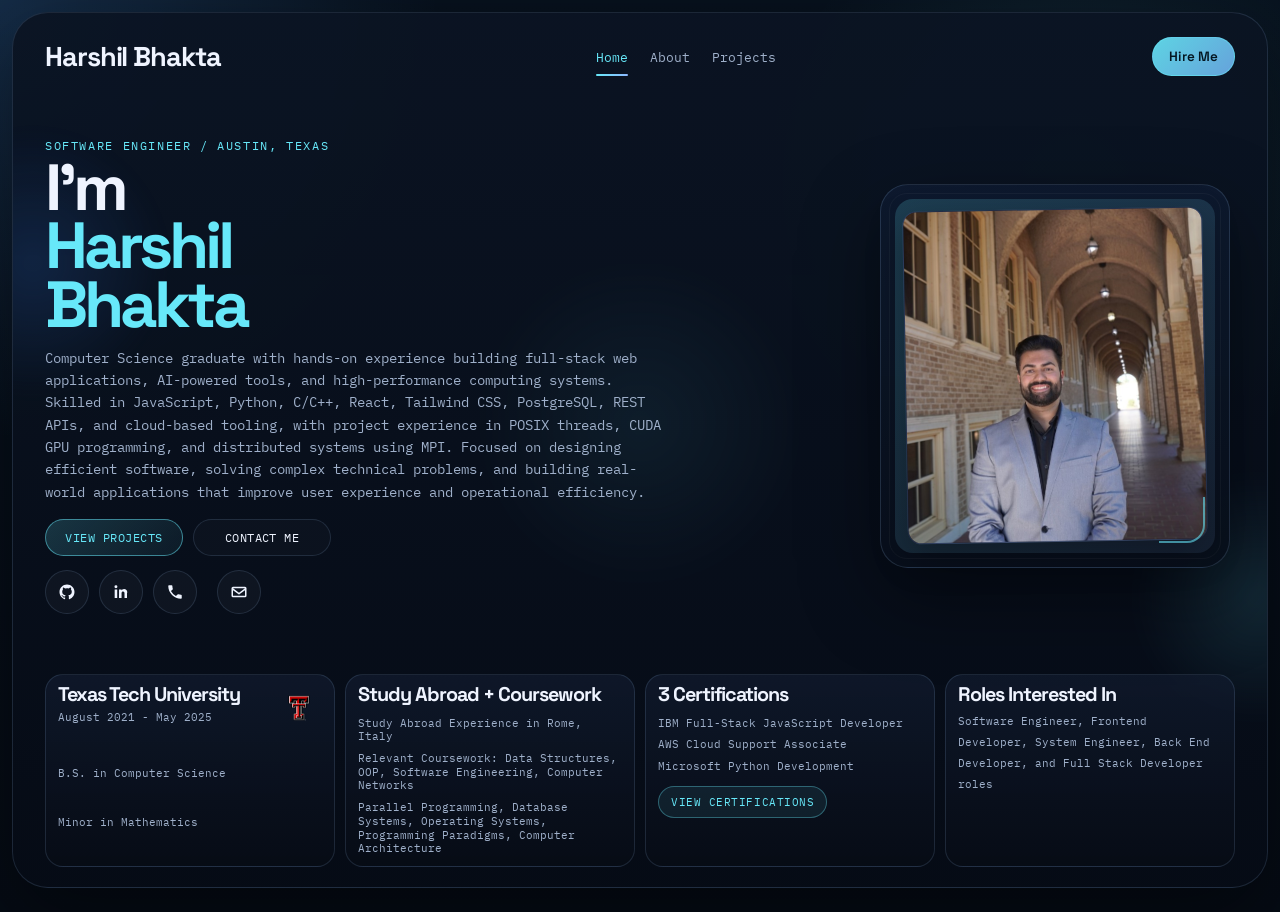
<file: index.html>
<!DOCTYPE html>
<html lang="en">
<head>
    <meta charset="UTF-8">
    <meta name="viewport" content="width=device-width, initial-scale=1">
    <title>Harshil Bhakta | Portfolio</title>
    <meta
        name="description"
        content="Portfolio homepage for Harshil Bhakta, a software engineer focused on backend systems, full-stack apps, and polished digital experiences."
    >
    <link rel="preconnect" href="https://fonts.googleapis.com">
    <link rel="preconnect" href="https://fonts.gstatic.com" crossorigin>
    <link
        href="https://fonts.googleapis.com/css2?family=IBM+Plex+Mono:wght@400;500;600&family=Space+Grotesk:wght@400;500;700&display=swap"
        rel="stylesheet"
    >
    <link rel="stylesheet" href="css/styles.css">
</head>
<body class="home-page">
    <div class="page-shell">
        <div class="ambient ambient-left"></div>
        <div class="ambient ambient-right"></div>
        <div class="ambient ambient-center"></div>

        <header class="site-header">
            <a class="brand" href="index.html">Harshil Bhakta</a>

            <nav class="site-nav" aria-label="Primary">
                <a class="active" href="index.html">Home</a>
                <a href="about.html">About</a>
                <a href="projects.html">Projects</a>
            </nav>

            <a class="nav-cta" href="contact.html">Hire Me</a>
        </header>

        <main class="hero-layout">
            <section class="hero-copy">
                <p class="eyebrow">Software Engineer / Austin, Texas</p>
                <h1>
                    I'm
                    <span>Harshil Bhakta</span>
                </h1>
                <p class="intro">
                    Computer Science graduate with hands-on experience building full-stack web applications,
                    AI-powered tools, and high-performance computing systems. Skilled in JavaScript, Python,
                    C/C++, React, Tailwind CSS, PostgreSQL, REST APIs, and cloud-based tooling, with project
                    experience in POSIX threads, CUDA GPU programming, and distributed systems using MPI.
                    Focused on designing efficient software, solving complex technical problems, and building
                    real-world applications that improve user experience and operational efficiency.
                </p>

                <div class="hero-actions">
                    <a class="button button-primary" href="projects.html">View Projects</a>
                    <a class="button button-secondary" href="contact.html">Contact Me</a>
                </div>

                <div class="social-row" aria-label="Social links">
                    <a
                        class="social-icon-link"
                        href="https://github.com/Hbhakta02"
                        target="_blank"
                        rel="noreferrer"
                        aria-label="GitHub"
                    >
                        <svg viewBox="0 0 24 24" aria-hidden="true">
                            <path d="M12 2C6.477 2 2 6.484 2 12.017c0 4.425 2.865 8.18 6.839 9.504.5.092.682-.217.682-.483 0-.237-.008-.866-.013-1.699-2.782.605-3.369-1.344-3.369-1.344-.455-1.157-1.11-1.466-1.11-1.466-.908-.62.069-.608.069-.608 1.004.071 1.532 1.032 1.532 1.032.892 1.53 2.341 1.088 2.91.832.092-.647.35-1.088.636-1.338-2.221-.253-4.556-1.113-4.556-4.951 0-1.093.39-1.988 1.029-2.688-.103-.253-.446-1.272.098-2.65 0 0 .84-.27 2.75 1.026A9.564 9.564 0 0 1 12 6.844c.85.004 1.705.115 2.504.337 1.909-1.296 2.747-1.026 2.747-1.026.546 1.378.203 2.397.1 2.65.64.7 1.028 1.595 1.028 2.688 0 3.848-2.338 4.695-4.566 4.943.359.31.678.92.678 1.855 0 1.339-.012 2.419-.012 2.747 0 .269.18.58.688.481A10.02 10.02 0 0 0 22 12.017C22 6.484 17.523 2 12 2Z"/>
                        </svg>
                    </a>
                    <a
                        class="social-icon-link"
                        href="https://www.linkedin.com/in/harshil-bhakta-37b4181b7/"
                        target="_blank"
                        rel="noreferrer"
                        aria-label="LinkedIn"
                    >
                        <svg viewBox="0 0 24 24" aria-hidden="true">
                            <path d="M6.94 8.5H3.56V20h3.38V8.5ZM5.25 3A1.97 1.97 0 0 0 3.28 4.97c0 1.09.88 1.97 1.94 1.97h.03A1.97 1.97 0 1 0 5.25 3ZM20.44 13.08c0-3.47-1.85-5.08-4.32-5.08-1.99 0-2.88 1.1-3.38 1.87V8.5H9.37c.04.91 0 11.5 0 11.5h3.37v-6.42c0-.34.03-.68.12-.92.27-.68.88-1.39 1.91-1.39 1.35 0 1.89 1.03 1.89 2.54V20H20v-6.92l.44-.01Z"/>
                        </svg>
                    </a>
                    <button class="social-reveal" type="button" data-contact-toggle aria-expanded="false">
                        <span class="social-icon-link" aria-hidden="true">
                            <svg viewBox="0 0 24 24">
                                <path d="M6.62 10.79a15.054 15.054 0 0 0 6.59 6.59l2.2-2.2a1 1 0 0 1 1.01-.24 11.36 11.36 0 0 0 3.56.57 1 1 0 0 1 1 1V20a1 1 0 0 1-1 1C10.85 21 3 13.15 3 4a1 1 0 0 1 1-1h3.49a1 1 0 0 1 1 1 11.36 11.36 0 0 0 .57 3.56 1 1 0 0 1-.24 1.01l-2.2 2.22Z"/>
                            </svg>
                        </span>
                        <span class="social-reveal-text">575-214-1100</span>
                    </button>
                    <button class="social-reveal" type="button" data-contact-toggle aria-expanded="false">
                        <span class="social-icon-link" aria-hidden="true">
                            <svg viewBox="0 0 24 24">
                                <path d="M4 5h16a2 2 0 0 1 2 2v10a2 2 0 0 1-2 2H4a2 2 0 0 1-2-2V7a2 2 0 0 1 2-2Zm0 2v.01L12 13l8-5.99V7H4Zm16 10V9.5l-7.4 5.55a1 1 0 0 1-1.2 0L4 9.5V17h16Z"/>
                            </svg>
                        </span>
                        <span class="social-reveal-text">harbhakt02@gmail.com</span>
                    </button>
                </div>
            </section>

            <section class="hero-visual" aria-label="Profile highlight">
                <div class="hero-panel">
                    <div class="portrait-frame">
                        <div class="portrait-card">
                            <img src="images/profile.jpg" alt="Portrait of Harshil Bhakta">
                        </div>
                    </div>
                </div>
            </section>
        </main>

        <section class="stats-strip" aria-label="Highlights">
            <article class="education-highlight-card">
                <div class="education-highlight-head">
                    <div>
                        <strong>Texas Tech University</strong>
                        <span class="education-highlight-date">August 2021 - May 2025</span>
                    </div>
                    <img src="images/texastech.png" alt="Texas Tech University logo" class="education-highlight-logo">
                </div>
                <span>B.S. in Computer Science</span>
                <span>Minor in Mathematics</span>
            </article>
            <article class="cert-highlight-card">
                <strong>Study Abroad + Coursework</strong>
                <span>Study Abroad Experience in Rome, Italy</span>
                <span>Relevant Coursework: Data Structures, OOP, Software Engineering, Computer Networks</span>
                <span>Parallel Programming, Database Systems, Operating Systems, Programming Paradigms, Computer Architecture</span>
            </article>
            <article class="cert-highlight-card">
                <strong>3 Certifications</strong>
                <span>IBM Full-Stack JavaScript Developer</span>
                <span>AWS Cloud Support Associate</span>
                <span>Microsoft Python Development</span>
                <a class="stats-link-button" href="about.html#certifications">View Certifications</a>
            </article>
            <article>
                <strong>Roles Interested In</strong>
                <span>Software Engineer, Frontend Developer, System Engineer, Back End Developer, and Full Stack Developer roles</span>
            </article>
        </section>
    </div>
    <script>
        document.querySelectorAll("[data-contact-toggle]").forEach((button) => {
            button.addEventListener("click", () => {
                const expanded = button.getAttribute("aria-expanded") === "true";
                button.setAttribute("aria-expanded", expanded ? "false" : "true");
                button.classList.toggle("active", !expanded);
            });
        });
    </script>
</body>
</html>
</file>
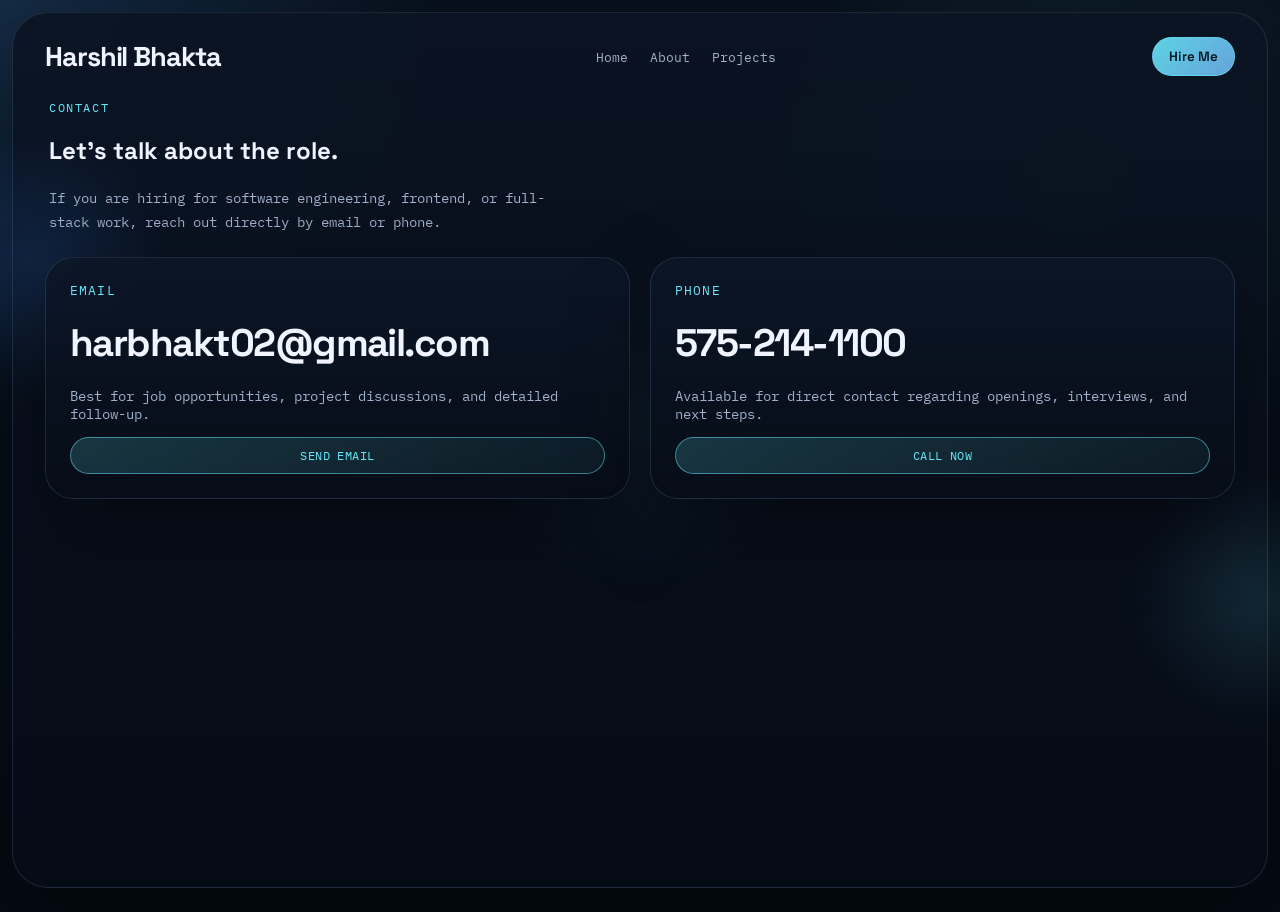
<file: contact.html>
<!DOCTYPE html>
<html lang="en">
<head>
    <meta charset="UTF-8">
    <meta name="viewport" content="width=device-width, initial-scale=1">
    <title>Contact | Harshil Bhakta</title>
    <meta
        name="description"
        content="Contact Harshil Bhakta for software engineering opportunities by email or phone."
    >
    <link rel="preconnect" href="https://fonts.googleapis.com">
    <link rel="preconnect" href="https://fonts.gstatic.com" crossorigin>
    <link
        href="https://fonts.googleapis.com/css2?family=IBM+Plex+Mono:wght@400;500;600&family=Space+Grotesk:wght@400;500;700&display=swap"
        rel="stylesheet"
    >
    <link rel="stylesheet" href="css/styles.css">
</head>
<body class="contact-page">
    <div class="page-shell contact-shell">
        <div class="ambient ambient-left"></div>
        <div class="ambient ambient-right"></div>
        <div class="ambient ambient-center"></div>

        <header class="site-header">
            <a class="brand" href="index.html">Harshil Bhakta</a>

            <nav class="site-nav" aria-label="Primary">
                <a href="index.html">Home</a>
                <a href="about.html">About</a>
                <a href="projects.html">Projects</a>
            </nav>

            <a class="nav-cta" href="contact.html">Hire Me</a>
        </header>

        <main class="contact-layout">
            <section class="section-heading contact-heading">
                <p class="eyebrow">Contact</p>
                <h1>Let&apos;s talk about the role.</h1>
                <p>
                    If you are hiring for software engineering, frontend, or full-stack work,
                    reach out directly by email or phone.
                </p>
            </section>

            <section class="contact-grid" aria-label="Contact options">
                <article class="contact-card">
                    <p class="experience-date">Email</p>
                    <h2>harbhakt02@gmail.com</h2>
                    <p class="experience-company">Best for job opportunities, project discussions, and detailed follow-up.</p>
                    <a class="button button-primary" href="mailto:harbhakt02@gmail.com">Send Email</a>
                </article>

                <article class="contact-card">
                    <p class="experience-date">Phone</p>
                    <h2>575-214-1100</h2>
                    <p class="experience-company">Available for direct contact regarding openings, interviews, and next steps.</p>
                    <a class="button button-primary" href="tel:5752141100">Call Now</a>
                </article>
            </section>
        </main>
    </div>
</body>
</html>
</file>
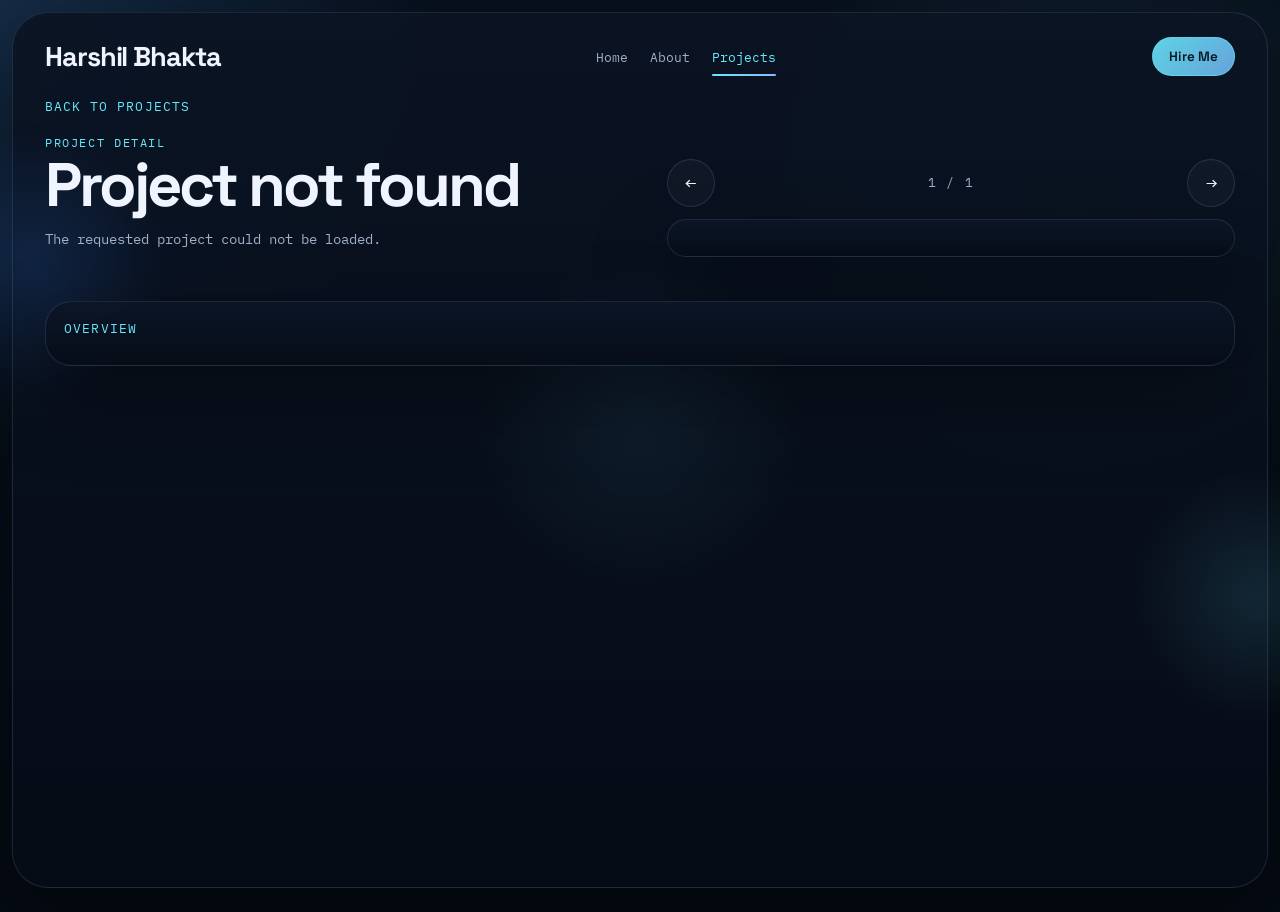
<file: project.html>
<!DOCTYPE html>
<html lang="en">
<head>
    <meta charset="UTF-8">
    <meta name="viewport" content="width=device-width, initial-scale=1">
    <title>Project | Harshil Bhakta</title>
    <meta
        name="description"
        content="Detailed project view for Harshil Bhakta portfolio projects."
    >
    <link rel="preconnect" href="https://fonts.googleapis.com">
    <link rel="preconnect" href="https://fonts.gstatic.com" crossorigin>
    <link
        href="https://fonts.googleapis.com/css2?family=IBM+Plex+Mono:wght@400;500;600&family=Space+Grotesk:wght@400;500;700&display=swap"
        rel="stylesheet"
    >
    <link rel="stylesheet" href="css/styles.css">
</head>
<body class="project-detail-page">
    <div class="page-shell project-detail-shell">
        <div class="ambient ambient-left"></div>
        <div class="ambient ambient-right"></div>
        <div class="ambient ambient-center"></div>

        <header class="site-header">
            <a class="brand" href="index.html">Harshil Bhakta</a>

            <nav class="site-nav" aria-label="Primary">
                <a href="index.html">Home</a>
                <a href="about.html">About</a>
                <a class="active" href="projects.html">Projects</a>
            </nav>

            <a class="nav-cta" href="contact.html">Hire Me</a>
        </header>

        <main class="project-detail-layout">
            <a href="projects.html" class="back-link">Back to Projects</a>

            <section class="project-detail-hero">
                <div class="project-detail-copy">
                    <p class="eyebrow">Project Detail</p>
                    <h1 id="project-title">Loading project...</h1>
                    <p id="project-summary" class="project-summary-text"></p>
                    <div id="project-stack" class="project-tag-row"></div>
                    <div class="hero-actions">
                        <a id="github-link" class="button button-primary" href="#" target="_blank" rel="noreferrer">View GitHub</a>
                    </div>
                </div>

                <div class="project-detail-gallery-shell">
                    <div class="project-detail-gallery-head">
                        <button class="project-arrow" type="button" aria-label="Previous image" data-gallery-nav="prev">&#8592;</button>
                        <p class="project-counter" aria-live="polite">
                            <span data-gallery-current>1</span>
                            <span>/</span>
                            <span data-gallery-total>1</span>
                        </p>
                        <button class="project-arrow" type="button" aria-label="Next image" data-gallery-nav="next">&#8594;</button>
                    </div>
                    <div class="project-detail-visual">
                        <img id="project-image" class="project-detail-image" alt="">
                    </div>
                </div>
            </section>

            <section class="project-detail-content">
                <article class="project-content-card">
                    <p class="experience-date">Overview</p>
                    <div id="project-description" class="project-detail-description"></div>
                </article>
            </section>
        </main>
    </div>

    <script>
        const projects = {
            pms: {
                title: "Performance Management System",
                summary: "Full-stack application for employee performance tracking, dashboards, and reporting workflows.",
                image: "images/projects/pms1.png",
                gallery: [
                    "images/projects/pms2.png",
                    "images/projects/pms3.png",
                    "images/projects/pms4.png",
                    "images/projects/pms5.png",
                    "images/projects/pms6.png",
                    "images/projects/pms7.png"
                ],
                stack: ["HTML", "CSS", "JavaScript", "SQL"],
                description: `
                    <p>
                        A full-stack web application built to manage employee performance tracking,
                        review workflows, and reporting dashboards in one central system.
                    </p>
                    <ul>
                        <li>Tracks employee performance data in a structured way.</li>
                        <li>Provides managers with dashboards and reporting views.</li>
                        <li>Supports admin workflows for visibility into organizational productivity.</li>
                    </ul>
                    <p>
                        This project focused on combining a usable interface with practical business logic
                        and database-backed reporting.
                    </p>
                `,
                github: "https://github.com/Hbhakta02/hotelhub.git"
            },
            movie: {
                title: "Movie Booking Platform",
                summary: "Responsive movie discovery and booking experience built around dynamic browsing and UI polish.",
                image: "images/projects/movie1.png",
                gallery: [
                    "images/projects/movie2.png",
                    "images/projects/movie3.png",
                    "images/projects/movie4.png",
                    "images/projects/movie5.png",
                    "images/projects/movie6.png",
                    "images/projects/movie7.png",
                    "images/projects/movie8.png",

                ],
                stack: ["React", "Tailwind CSS", "TMDB API"],
                description: `
                    <p>
                        A React-based movie platform that allows users to browse films, search titles,
                        explore details, and move through a booking-oriented interface.
                    </p>
                    <ul>
                        <li>Includes search and filtering for easier movie discovery.</li>
                        <li>Uses a responsive UI built around modern front-end patterns.</li>
                        <li>Highlights featured content with strong visual presentation.</li>
                    </ul>
                    <p>
                        The project emphasized front-end structure, reusable components, and a smooth user flow.
                    </p>
                `,
                github: "https://github.com/Hbhakta02/MovieBookingPlatform.git"
            },
            disaster: {
                title: "Disaster Relief Coordination System",
                summary: "Database-driven system for managing volunteers, resources, and emergency supply distribution.",
                image: "images/projects/Heart1.png",
                gallery: [
                    "images/projects/Heart2.png",
                    "images/projects/Heart3.png",
                    "images/projects/Heart4.png",
                    "images/projects/Heart5.png",
                    "images/projects/Heart6.png",
                    "images/projects/Heart7.png"
                ],
                stack: ["SQL", "Database Design", "Backend Logic"],
                description: `
                    <p>
                        A coordination system designed to support emergency response efforts through structured
                        data, resource tracking, and volunteer management.
                    </p>
                    <ul>
                        <li>Organizes volunteer records and allocation workflows.</li>
                        <li>Tracks supplies and distribution logistics.</li>
                        <li>Supports relief planning through database-centered design.</li>
                    </ul>
                    <p>
                        This build focused on solving an operational problem through clear schema design
                        and practical backend thinking.
                    </p>
                `,
                github: "https://github.com/Hbhakta02/fullstack-capstone-project"
            },
            llm: {
                title: "LLM AI Assistant",
                summary: "Python-based assistant using local LLMs for text workflows, automation, and command handling.",
                image: "images/projects/LLM1.png",
                gallery: [
                    "images/projects/LLM2.png",
                    "images/projects/LLM3.png",
                    "images/projects/LLM4.png",
                    "images/projects/LLM5.png"
                ],
                stack: ["Python", "Local LLMs", "NLP"],
                description: `
                    <p>
                        A locally powered AI assistant built to handle automated responses, text analysis,
                        and task-oriented command processing.
                    </p>
                    <ul>
                        <li>Integrates local large language models into a usable workflow.</li>
                        <li>Supports summarization and text-processing style tasks.</li>
                        <li>Explores practical AI tooling beyond simple chat interactions.</li>
                    </ul>
                    <p>
                        The project centered on applying LLM capabilities in a more hands-on engineering context.
                    </p>
                `,
                github: "https://github.com/Hbhakta02/STE-Text-Conversion"
            }
        };

        const params = new URLSearchParams(window.location.search);
        const projectName = params.get("name");
        const project = projects[projectName];

        const title = document.getElementById("project-title");
        const summary = document.getElementById("project-summary");
        const image = document.getElementById("project-image");
        const stack = document.getElementById("project-stack");
        const description = document.getElementById("project-description");
        const githubLink = document.getElementById("github-link");
        const currentGalleryItem = document.querySelector("[data-gallery-current]");
        const totalGalleryItems = document.querySelector("[data-gallery-total]");
        let activeGalleryIndex = 0;
        let galleryImages = [];

        const showGalleryImage = (index) => {
            if (!galleryImages.length) {
                return;
            }

            activeGalleryIndex = (index + galleryImages.length) % galleryImages.length;
            image.src = galleryImages[activeGalleryIndex];
            image.alt = `${project.title} screenshot ${activeGalleryIndex + 1}`;

            if (currentGalleryItem) {
                currentGalleryItem.textContent = String(activeGalleryIndex + 1);
            }
        };

        if (!project) {
            title.textContent = "Project not found";
            summary.textContent = "The requested project could not be loaded.";
            image.remove();
            githubLink.style.display = "none";
        } else {
            document.title = `${project.title} | Harshil Bhakta`;
            title.textContent = project.title;
            summary.textContent = project.summary;
            description.innerHTML = project.description;
            githubLink.href = project.github;
            galleryImages = [project.image, ...project.gallery];

            stack.innerHTML = "";
            project.stack.forEach((item) => {
                const tag = document.createElement("span");
                tag.textContent = item;
                stack.appendChild(tag);
            });

            if (totalGalleryItems) {
                totalGalleryItems.textContent = String(galleryImages.length);
            }

            showGalleryImage(0);
        }

        document.querySelectorAll("[data-gallery-nav]").forEach((button) => {
            button.addEventListener("click", () => {
                const direction = button.dataset.galleryNav === "next" ? 1 : -1;
                showGalleryImage(activeGalleryIndex + direction);
            });
        });
    </script>
</body>
</html>
</file>
<file: css/styles.css>
:root {
    --bg: #07111d;
    --bg-soft: #101c2f;
    --panel: rgba(12, 22, 38, 0.72);
    --panel-strong: rgba(13, 24, 44, 0.92);
    --text: #eff4ff;
    --muted: #9fb0ca;
    --line: rgba(146, 182, 224, 0.16);
    --accent: #67e8f9;
    --accent-soft: #8eb8ff;
    --shadow: 0 30px 80px rgba(0, 0, 0, 0.4);
}

* {
    box-sizing: border-box;
}

html {
    scroll-behavior: smooth;
}

body {
    margin: 0;
    min-height: 100vh;
    color: var(--text);
    background:
        radial-gradient(circle at top left, rgba(81, 163, 255, 0.18), transparent 28%),
        radial-gradient(circle at 84% 20%, rgba(103, 232, 249, 0.1), transparent 24%),
        linear-gradient(180deg, #07111d 0%, #050b14 100%);
    font-family: "Space Grotesk", sans-serif;
}

body::before {
    content: "";
    position: fixed;
    inset: 0;
    pointer-events: none;
    background-image:
        linear-gradient(rgba(255, 255, 255, 0.025) 1px, transparent 1px),
        linear-gradient(90deg, rgba(255, 255, 255, 0.025) 1px, transparent 1px);
    background-size: 42px 42px;
    mask-image: radial-gradient(circle at center, black 35%, transparent 82%);
    opacity: 0.3;
}

a {
    color: inherit;
    text-decoration: none;
}

img {
    display: block;
    max-width: 100%;
}

.page-shell {
    position: relative;
    width: min(1400px, calc(100% - 24px));
    margin: 12px auto;
    padding: 24px 32px 20px;
    overflow: hidden;
    border: 1px solid var(--line);
    border-radius: 36px;
    background:
        linear-gradient(180deg, rgba(11, 20, 35, 0.95), rgba(6, 12, 22, 0.93));
    box-shadow: var(--shadow);
    min-height: calc(100vh - 24px);
    display: flex;
    flex-direction: column;
}

.home-page {
    height: 100vh;
}

.home-page .page-shell {
    height: calc(100vh - 24px);
    min-height: 0;
}

.ambient {
    position: absolute;
    border-radius: 999px;
    filter: blur(10px);
    opacity: 0.55;
    pointer-events: none;
}

.ambient-left {
    top: 110px;
    left: -120px;
    width: 280px;
    height: 280px;
    background: radial-gradient(circle, rgba(54, 124, 231, 0.32), transparent 68%);
}

.ambient-right {
    right: -120px;
    bottom: 160px;
    width: 260px;
    height: 260px;
    background: radial-gradient(circle, rgba(103, 232, 249, 0.22), transparent 68%);
}

.ambient-center {
    top: 240px;
    left: 50%;
    width: 340px;
    height: 340px;
    transform: translateX(-50%);
    background: radial-gradient(circle, rgba(103, 232, 249, 0.12), transparent 70%);
}

.site-header {
    position: relative;
    z-index: 2;
    display: flex;
    align-items: center;
    justify-content: space-between;
    gap: 20px;
    margin-bottom: 16px;
}

.brand,
.site-nav,
.eyebrow,
.intro,
.social-row,
.stats-strip span,
.button {
    font-family: "IBM Plex Mono", monospace;
}

.brand {
    font-family: "Space Grotesk", sans-serif;
    font-size: 1.7rem;
    font-weight: 700;
    letter-spacing: -0.04em;
}

.brand span {
    color: var(--accent-soft);
}

.site-nav {
    display: flex;
    align-items: center;
    gap: 22px;
    font-size: 0.84rem;
    color: var(--muted);
}

.site-nav a {
    position: relative;
    transition: color 0.2s ease, transform 0.2s ease;
}

.site-nav a:hover,
.site-nav a.active {
    color: var(--accent);
}

.site-nav a.active::after {
    content: "";
    position: absolute;
    left: 0;
    right: 0;
    bottom: -10px;
    height: 2px;
    border-radius: 999px;
    background: linear-gradient(90deg, var(--accent), var(--accent-soft));
}

.nav-cta,
.button {
    transition: transform 0.25s ease, border-color 0.25s ease, background 0.25s ease, color 0.25s ease;
}

.nav-cta {
    padding: 10px 16px;
    border-radius: 999px;
    border: 1px solid rgba(103, 232, 249, 0.45);
    background: linear-gradient(135deg, rgba(103, 232, 249, 0.9), rgba(120, 191, 255, 0.84));
    color: #041621;
    font-size: 0.84rem;
    font-weight: 600;
}

.nav-cta:hover,
.button:hover {
    transform: translateY(-2px);
}

.hero-layout {
    position: relative;
    z-index: 2;
    display: grid;
    grid-template-columns: minmax(0, 1.22fr) minmax(340px, 0.88fr);
    gap: 28px;
    align-items: center;
    min-height: 0;
    flex: 1;
}

.eyebrow {
    margin: 0 0 6px;
    color: var(--accent);
    font-size: 0.72rem;
    letter-spacing: 0.14em;
    text-transform: uppercase;
}

.hero-copy h1 {
    margin: 0;
    max-width: 9ch;
    font-size: clamp(3rem, 5.1vw, 4.8rem);
    line-height: 0.9;
    letter-spacing: -0.06em;
}

.hero-copy h1 span {
    display: block;
    color: var(--accent);
}

.intro {
    max-width: 620px;
    margin: 12px 0 0;
    color: var(--muted);
    font-size: 0.9rem;
    line-height: 1.55;
}

.hero-actions {
    display: flex;
    flex-wrap: wrap;
    gap: 10px;
    margin-top: 16px;
}

.button {
    display: inline-flex;
    align-items: center;
    justify-content: center;
    min-width: 138px;
    padding: 10px 16px;
    border: 1px solid var(--line);
    border-radius: 999px;
    font-size: 0.76rem;
    text-transform: uppercase;
    letter-spacing: 0.04em;
}

.button-primary {
    background: linear-gradient(135deg, rgba(103, 232, 249, 0.18), rgba(103, 232, 249, 0.06));
    border-color: rgba(103, 232, 249, 0.5);
    color: var(--accent);
}

.button-secondary {
    background: rgba(255, 255, 255, 0.02);
    color: var(--text);
}

.button-secondary:hover {
    border-color: rgba(103, 232, 249, 0.34);
    color: var(--accent);
}

.social-row {
    display: flex;
    flex-wrap: wrap;
    gap: 10px;
    align-items: center;
    margin-top: 14px;
}

.social-icon-link {
    width: 44px;
    height: 44px;
    border: 1px solid var(--line);
    border-radius: 999px;
    background: rgba(255, 255, 255, 0.03);
    color: var(--text);
    display: inline-flex;
    align-items: center;
    justify-content: center;
    transition: transform 0.2s ease, border-color 0.2s ease, color 0.2s ease, background 0.2s ease;
}

.social-icon-link svg {
    width: 18px;
    height: 18px;
    fill: currentColor;
}

.social-row a:hover,
.social-reveal:hover .social-icon-link,
.social-reveal.active .social-icon-link {
    transform: translateY(-1px);
    border-color: rgba(103, 232, 249, 0.42);
    color: var(--accent);
    background: rgba(103, 232, 249, 0.08);
}

.social-reveal {
    padding: 0;
    border: 0;
    background: transparent;
    display: inline-flex;
    align-items: center;
    gap: 10px;
    cursor: pointer;
}

.social-reveal-text {
    max-width: 0;
    overflow: hidden;
    opacity: 0;
    color: var(--muted);
    font-family: "IBM Plex Mono", monospace;
    font-size: 0.74rem;
    white-space: nowrap;
    transition: max-width 0.28s ease, opacity 0.2s ease, transform 0.28s ease;
    transform: translateX(-8px);
}

.social-reveal.active .social-reveal-text {
    max-width: 220px;
    opacity: 1;
    transform: translateX(0);
}

.hero-visual {
    position: relative;
    display: flex;
    flex-direction: column;
    align-items: center;
    justify-self: end;
    width: min(100%, 360px);
}

.hero-panel {
    position: relative;
    width: min(100%, 350px);
    padding: 14px;
    border: 1px solid rgba(146, 182, 224, 0.18);
    border-radius: 28px;
    background:
        linear-gradient(180deg, rgba(14, 26, 47, 0.9), rgba(8, 15, 27, 0.96));
    box-shadow: var(--shadow);
}

.hero-panel::before {
    content: "";
    position: absolute;
    inset: 8px;
    border-radius: 18px;
    border: 1px solid rgba(255, 255, 255, 0.04);
    pointer-events: none;
}

.portrait-frame {
    position: relative;
    padding: 10px;
    border-radius: 18px;
    background:
        linear-gradient(135deg, rgba(103, 232, 249, 0.18), rgba(142, 184, 255, 0.1));
}

.portrait-frame::after {
    content: "";
    position: absolute;
    inset: auto 10px 10px auto;
    width: 44px;
    height: 44px;
    border-right: 2px solid rgba(103, 232, 249, 0.7);
    border-bottom: 2px solid rgba(103, 232, 249, 0.7);
    border-bottom-right-radius: 18px;
    opacity: 0.82;
}

.portrait-frame::before {
    content: "";
    position: absolute;
    inset: -8px;
    border-radius: 24px;
    background: radial-gradient(circle, rgba(103, 232, 249, 0.18), transparent 65%);
    filter: blur(14px);
    opacity: 0.45;
    z-index: -1;
    animation: portraitGlowPulse 4.2s ease-in-out infinite;
}

.portrait-card {
    position: relative;
    width: 100%;
    aspect-ratio: 0.9;
    overflow: hidden;
    border: 1px solid rgba(160, 178, 255, 0.16);
    border-radius: 14px;
    background:
        radial-gradient(circle at top, rgba(255, 255, 255, 0.12), transparent 42%),
        linear-gradient(180deg, #172640, #0b1221);
    box-shadow: 0 14px 36px rgba(0, 0, 0, 0.3);
    transform: rotate(-1deg);
    animation: portraitCardBreathe 5.8s ease-in-out infinite;
}

.portrait-card img {
    width: 100%;
    height: 100%;
    object-fit: cover;
    transform: scale(1.02);
    animation: portraitImageBreathe 5.8s ease-in-out infinite;
}

.stats-strip {
    position: relative;
    z-index: 2;
    display: grid;
    grid-template-columns: repeat(4, minmax(0, 1fr));
    gap: 10px;
    margin-top: 14px;
}

.stats-strip article {
    min-height: 78px;
    padding: 10px 12px;
    border: 1px solid var(--line);
    border-radius: 18px;
    background: linear-gradient(180deg, rgba(18, 28, 48, 0.7), rgba(7, 12, 22, 0.82));
}

.stats-strip strong {
    display: block;
    margin-bottom: 4px;
    color: var(--text);
    font-size: clamp(0.94rem, 1.55vw, 1.35rem);
    line-height: 1;
    letter-spacing: -0.05em;
}

.stats-strip span {
    color: var(--muted);
    font-size: 0.67rem;
    line-height: 1.28;
}

.education-highlight-card {
    display: grid;
    gap: 10px;
}

.education-highlight-head {
    display: flex;
    align-items: flex-start;
    justify-content: space-between;
    gap: 12px;
}

.education-highlight-logo {
    width: 46px;
    height: 46px;
    object-fit: contain;
    flex: 0 0 auto;
}

.education-highlight-date {
    display: block;
    margin-top: 6px;
}

@keyframes portraitGlowPulse {
    0%,
    100% {
        opacity: 0.35;
        transform: scale(0.98);
    }
    50% {
        opacity: 0.62;
        transform: scale(1.02);
    }
}

@keyframes portraitCardBreathe {
    0%,
    100% {
        transform: rotate(-1deg) translateY(0);
        box-shadow: 0 14px 36px rgba(0, 0, 0, 0.3);
        border-color: rgba(160, 178, 255, 0.16);
    }
    50% {
        transform: rotate(-0.2deg) translateY(-4px);
        box-shadow: 0 20px 46px rgba(0, 0, 0, 0.36);
        border-color: rgba(103, 232, 249, 0.24);
    }
}

@keyframes portraitImageBreathe {
    0%,
    100% {
        transform: scale(1.02);
    }
    50% {
        transform: scale(1.05);
    }
}

.cert-highlight-card {
    display: grid;
    gap: 8px;
    align-content: start;
}

.stats-link-button {
    display: inline-flex;
    align-items: center;
    justify-content: center;
    width: fit-content;
    margin-top: 4px;
    padding: 8px 12px;
    border: 1px solid rgba(103, 232, 249, 0.34);
    border-radius: 999px;
    background: rgba(103, 232, 249, 0.08);
    color: var(--accent);
    font-family: "IBM Plex Mono", monospace;
    font-size: 0.68rem;
    text-transform: uppercase;
    letter-spacing: 0.05em;
    transition: transform 0.2s ease, border-color 0.2s ease, background 0.2s ease;
}

.stats-link-button:hover {
    transform: translateY(-1px);
    border-color: rgba(103, 232, 249, 0.5);
    background: rgba(103, 232, 249, 0.14);
}

@media (min-width: 1025px) {
    .home-page {
        overflow: hidden;
    }
}

@media (max-width: 1024px) {
    .home-page {
        height: auto;
        min-height: 100vh;
    }

    .site-header {
        flex-wrap: wrap;
        justify-content: center;
    }

    .hero-layout {
        grid-template-columns: 1fr;
        gap: 32px;
        text-align: center;
        flex: initial;
    }

    .hero-copy h1,
    .intro {
        max-width: none;
    }

    .hero-actions,
    .social-row {
        justify-content: center;
    }

    .social-row span {
        padding-left: 0;
        border-left: 0;
    }

    .hero-visual {
        justify-self: center;
    }

    .stats-strip {
        grid-template-columns: repeat(2, minmax(0, 1fr));
    }

    .home-page .page-shell {
        height: auto;
        min-height: calc(100vh - 24px);
    }
}

@media (max-width: 720px) {
    .page-shell {
        width: min(100% - 12px, 100%);
        margin: 6px auto;
        padding: 20px;
        border-radius: 24px;
        min-height: calc(100vh - 12px);
    }

    .site-nav {
        justify-content: center;
        flex-wrap: wrap;
        gap: 16px;
    }

    .brand {
        font-size: 1.65rem;
    }

    .nav-cta {
        width: 100%;
        text-align: center;
    }

    .hero-copy h1 {
        font-size: clamp(3rem, 16vw, 4.6rem);
    }

    .panel-grid {
        grid-template-columns: 1fr;
    }

    .button {
        width: 100%;
    }

    .stats-strip {
        grid-template-columns: 1fr;
    }

    .stats-strip article {
        min-height: auto;
    }
}

.about-page {
    height: auto;
    min-height: 100vh;
    overflow: auto;
}

.projects-page,
.project-detail-page {
    height: auto;
    min-height: 100vh;
    overflow: auto;
}

.about-shell {
    height: auto;
    min-height: calc(100vh - 24px);
    overflow: visible;
}

.projects-shell,
.project-detail-shell,
.contact-shell {
    height: auto;
    min-height: calc(100vh - 24px);
    overflow: visible;
}

.projects-layout,
.project-detail-layout,
.contact-layout {
    position: relative;
    z-index: 2;
}

.projects-layout {
    display: grid;
    gap: 14px;
}

.contact-layout {
    display: grid;
    gap: 22px;
}

.projects-heading h1 {
    margin: 0;
    max-width: 10ch;
    font-size: clamp(2.2rem, 4vw, 3.6rem);
    line-height: 0.96;
    letter-spacing: -0.05em;
}

.projects-heading p:last-child {
    max-width: 48ch;
    margin: 8px 0 0;
    color: var(--muted);
    font-family: "IBM Plex Mono", monospace;
    font-size: 0.88rem;
    line-height: 1.65;
}

.project-carousel {
    display: grid;
    gap: 12px;
    margin-top: 0;
}

.project-carousel-head {
    display: flex;
    align-items: center;
    justify-content: space-between;
    gap: 14px;
}

.project-counter {
    margin: 0;
    color: var(--muted);
    font-family: "IBM Plex Mono", monospace;
    font-size: 0.82rem;
    letter-spacing: 0.08em;
    text-transform: uppercase;
}

.project-arrow {
    width: 48px;
    height: 48px;
    border: 1px solid var(--line);
    border-radius: 999px;
    background: rgba(255, 255, 255, 0.03);
    color: var(--text);
    font-family: "IBM Plex Mono", monospace;
    font-size: 1.2rem;
    cursor: pointer;
    transition: transform 0.2s ease, border-color 0.2s ease, background 0.2s ease;
}

.project-arrow:hover {
    transform: translateY(-1px);
    border-color: rgba(103, 232, 249, 0.42);
    background: rgba(103, 232, 249, 0.08);
}

.project-carousel-track {
    display: grid;
}

.project-carousel-track [data-project-slide] {
    display: none;
}

.project-carousel-track [data-project-slide].active {
    display: grid;
}

.contact-grid {
    display: grid;
    grid-template-columns: repeat(2, minmax(0, 1fr));
    gap: 20px;
}

.project-showcase-card,
.project-content-card,
.project-gallery-card,
.contact-card {
    border: 1px solid var(--line);
    background: linear-gradient(180deg, rgba(12, 22, 39, 0.9), rgba(7, 13, 23, 0.94));
    box-shadow: var(--shadow);
}

.contact-card {
    padding: 24px;
    border-radius: 28px;
    display: grid;
    gap: 14px;
    align-content: start;
}

.contact-card h2 {
    margin: 0;
    font-size: clamp(1.7rem, 3vw, 2.4rem);
    line-height: 1.05;
    letter-spacing: -0.04em;
    overflow-wrap: anywhere;
}

.project-showcase-card {
    display: grid;
    grid-template-columns: minmax(260px, 0.95fr) minmax(0, 1.05fr);
    gap: 18px;
    padding: 18px;
    border-radius: 24px;
}

.project-showcase-image,
.project-detail-image,
.project-gallery-card img {
    width: 100%;
    display: block;
    object-fit: cover;
}

.project-showcase-image {
    height: 100%;
    min-height: 260px;
    border-radius: 18px;
}

.project-showcase-copy {
    display: flex;
    flex-direction: column;
    justify-content: center;
    padding: 0;
}

.project-showcase-copy .button {
    margin-top: auto;
}

.project-showcase-copy h2 {
    margin: 0;
    line-height: 1.05;
    letter-spacing: -0.04em;
}

.project-showcase-copy h2 {
    font-size: clamp(1.65rem, 2.6vw, 2.5rem);
}

.project-showcase-copy p,
.project-summary-text,
.project-detail-description {
    color: var(--muted);
    font-family: "IBM Plex Mono", monospace;
}

.project-showcase-copy p,
.project-summary-text {
    font-size: 0.86rem;
    line-height: 1.62;
}

.project-tag-row {
    display: flex;
    flex-wrap: wrap;
    gap: 10px;
    margin: 14px 0 16px;
}

.project-tag-row span {
    padding: 8px 12px;
    border: 1px solid rgba(103, 232, 249, 0.24);
    border-radius: 999px;
    background: rgba(103, 232, 249, 0.08);
    color: var(--accent);
    font-family: "IBM Plex Mono", monospace;
    font-size: 0.72rem;
    text-transform: uppercase;
    letter-spacing: 0.06em;
}

.back-link {
    display: inline-flex;
    align-items: center;
    gap: 8px;
    color: var(--accent);
    font-family: "IBM Plex Mono", monospace;
    font-size: 0.82rem;
    text-transform: uppercase;
    letter-spacing: 0.08em;
}

.project-detail-layout {
    display: grid;
    gap: 20px;
}

.back-link {
    margin-top: 6px;
}

.project-detail-hero {
    display: grid;
    grid-template-columns: minmax(0, 1fr) minmax(320px, 0.95fr);
    gap: 24px;
    align-items: center;
}

.project-detail-copy h1 {
    margin: 0;
    max-width: 12ch;
    font-size: clamp(2.8rem, 4.8vw, 4.8rem);
    line-height: 0.95;
    letter-spacing: -0.05em;
}

.project-summary-text {
    max-width: 58ch;
    margin: 14px 0 0;
}

.project-detail-gallery-shell {
    display: grid;
    gap: 12px;
}

.project-detail-gallery-head {
    display: flex;
    align-items: center;
    justify-content: space-between;
    gap: 14px;
}

.project-detail-visual,
.project-content-card {
    padding: 18px;
    border-radius: 26px;
}

.project-detail-visual {
    display: grid;
    border: 1px solid var(--line);
    background: linear-gradient(180deg, rgba(12, 22, 39, 0.9), rgba(7, 13, 23, 0.94));
    box-shadow: var(--shadow);
}

.project-detail-image {
    width: 100%;
    height: 100%;
    min-height: 360px;
    object-fit: cover;
    border-radius: 18px;
}

.project-detail-content {
    display: grid;
    gap: 18px;
}

.project-detail-description {
    font-size: 0.9rem;
    line-height: 1.82;
}

.project-detail-description ul,
.experience-list {
    margin-bottom: 0;
}

.project-gallery-card {
    padding: 12px;
    border-radius: 20px;
}

.project-gallery-card img {
    height: 220px;
    border-radius: 14px;
}

.about-layout {
    position: relative;
    z-index: 2;
    display: grid;
    grid-template-columns: minmax(0, 1fr);
    gap: 20px;
    align-items: start;
}

.experience-card {
    border: 1px solid var(--line);
    background: linear-gradient(180deg, rgba(12, 22, 39, 0.9), rgba(7, 13, 23, 0.94));
    box-shadow: var(--shadow);
}

.about-main {
    display: grid;
    gap: 18px;
}

.about-tabs {
    display: inline-flex;
    gap: 10px;
    align-items: center;
}

.about-tab {
    padding: 10px 16px;
    border: 1px solid var(--line);
    border-radius: 999px;
    background: rgba(255, 255, 255, 0.03);
    color: var(--muted);
    font-family: "IBM Plex Mono", monospace;
    font-size: 0.78rem;
    text-transform: uppercase;
    letter-spacing: 0.08em;
    cursor: pointer;
    transition: color 0.2s ease, border-color 0.2s ease, background 0.2s ease;
}

.about-tab.active {
    color: #041621;
    border-color: rgba(103, 232, 249, 0.55);
    background: linear-gradient(135deg, rgba(103, 232, 249, 0.95), rgba(120, 191, 255, 0.88));
}

.tab-panels {
    display: grid;
}

.tab-panel {
    margin-top: 18px;
}

.overview-grid {
    display: grid;
    grid-template-columns: repeat(2, minmax(0, 1fr));
    gap: 16px;
}

.section-heading {
    padding: 8px 4px 0;
}

.section-heading h2 {
    margin: 0;
    font-size: clamp(2rem, 3.3vw, 3.1rem);
    line-height: 1;
    letter-spacing: -0.05em;
}

.section-heading p:last-child {
    max-width: 62ch;
    margin: 14px 0 0;
    color: var(--muted);
    font-family: "IBM Plex Mono", monospace;
    font-size: 0.9rem;
    line-height: 1.7;
}

.experience-grid {
    display: grid;
    grid-template-columns: repeat(2, minmax(0, 1fr));
    gap: 16px;
}

.experience-card {
    padding: 22px;
    border-radius: 24px;
}

.featured-card {
    grid-column: span 2;
    background:
        linear-gradient(135deg, rgba(103, 232, 249, 0.12), rgba(8, 15, 27, 0.96)),
        linear-gradient(180deg, rgba(12, 22, 39, 0.9), rgba(7, 13, 23, 0.94));
}

.experience-date {
    margin: 0 0 10px;
    color: var(--accent);
    font-family: "IBM Plex Mono", monospace;
    font-size: 0.8rem;
    text-transform: uppercase;
    letter-spacing: 0.09em;
}

.experience-card h3 {
    margin: 0;
    font-size: 1.5rem;
    line-height: 1.1;
}

.cert-card {
    display: grid;
    gap: 14px;
    align-content: start;
}

.cert-image {
    width: 100%;
    height: auto;
    object-fit: contain;
    background: rgba(255, 255, 255, 0.02);
    border-radius: 16px;
    border: 1px solid rgba(255, 255, 255, 0.08);
}

.work-card {
    display: grid;
    align-content: start;
}

.work-card-header {
    display: flex;
    align-items: flex-start;
    gap: 16px;
}

.work-card-copy {
    min-width: 0;
}

.company-logo {
    width: 68px;
    height: 68px;
    border-radius: 18px;
    flex: 0 0 auto;
}

.company-logo-image {
    object-fit: cover;
    padding: 0;
}

.amazon-logo {
    background: #fff;
}

.walmart-logo {
    background: #fff;
}

.work-meta {
    margin: 8px 0 0;
    color: var(--muted);
    font-family: "IBM Plex Mono", monospace;
    font-size: 0.82rem;
    line-height: 1.55;
}

.experience-company {
    margin: 10px 0 0;
    color: var(--muted);
    font-family: "IBM Plex Mono", monospace;
    font-size: 0.86rem;
}

.experience-list {
    margin: 18px 0 0;
    padding-left: 18px;
    color: var(--text);
    font-family: "IBM Plex Mono", monospace;
    font-size: 0.86rem;
    line-height: 1.75;
}

.code-grid {
    display: grid;
    grid-template-columns: repeat(4, minmax(0, 1fr));
    gap: 16px;
    margin-top: 16px;
}

.skill-tile {
    position: relative;
    min-height: 150px;
    display: grid;
    place-items: center;
    padding: 22px;
    overflow: hidden;
}

.skill-tile i {
    font-size: 3.2rem;
    line-height: 1;
    transition: transform 0.2s ease, opacity 0.2s ease;
}

.skill-tile-name {
    position: absolute;
    left: 50%;
    bottom: 18px;
    transform: translateX(-50%) translateY(8px);
    padding: 6px 10px;
    border-radius: 999px;
    background: rgba(255, 255, 255, 0.94);
    color: #08101b;
    font-family: "IBM Plex Mono", monospace;
    font-size: 0.72rem;
    text-transform: uppercase;
    letter-spacing: 0.06em;
    opacity: 0;
    transition: opacity 0.2s ease, transform 0.2s ease;
    white-space: nowrap;
}

.skill-tile:hover i {
    transform: translateY(-10px);
    opacity: 0.9;
}

.skill-tile:hover .skill-tile-name {
    opacity: 1;
    transform: translateX(-50%) translateY(0);
}

@media (max-width: 1024px) {
    .projects-shell,
    .project-detail-shell {
        min-height: calc(100vh - 24px);
    }

    .contact-grid {
        grid-template-columns: 1fr;
    }

    .project-showcase-card,
    .project-detail-hero {
        grid-template-columns: 1fr;
    }

    .about-layout {
        grid-template-columns: 1fr;
    }

    .code-grid {
        grid-template-columns: repeat(3, minmax(0, 1fr));
    }

}

@media (max-width: 720px) {
    .project-showcase-card,
    .project-content-card,
    .project-detail-visual,
    .contact-card {
        border-radius: 20px;
    }

    .project-showcase-copy {
        padding: 0;
    }

    .experience-card {
        border-radius: 20px;
    }

    .about-tabs {
        width: 100%;
        display: grid;
        grid-template-columns: 1fr 1fr;
    }

    .about-tab {
        width: 100%;
    }

    .experience-grid {
        grid-template-columns: 1fr;
    }

    .overview-grid {
        grid-template-columns: 1fr;
    }

    .featured-card {
        grid-column: auto;
    }

    .work-card-header {
        flex-direction: column;
    }

    .code-grid {
        grid-template-columns: repeat(2, minmax(0, 1fr));
    }

}

@media (max-width: 520px) {
    .about-tabs {
        grid-template-columns: 1fr;
    }

    .education-brand {
        flex-direction: column;
    }

    .code-grid {
        grid-template-columns: 1fr;
    }

}
</file>
